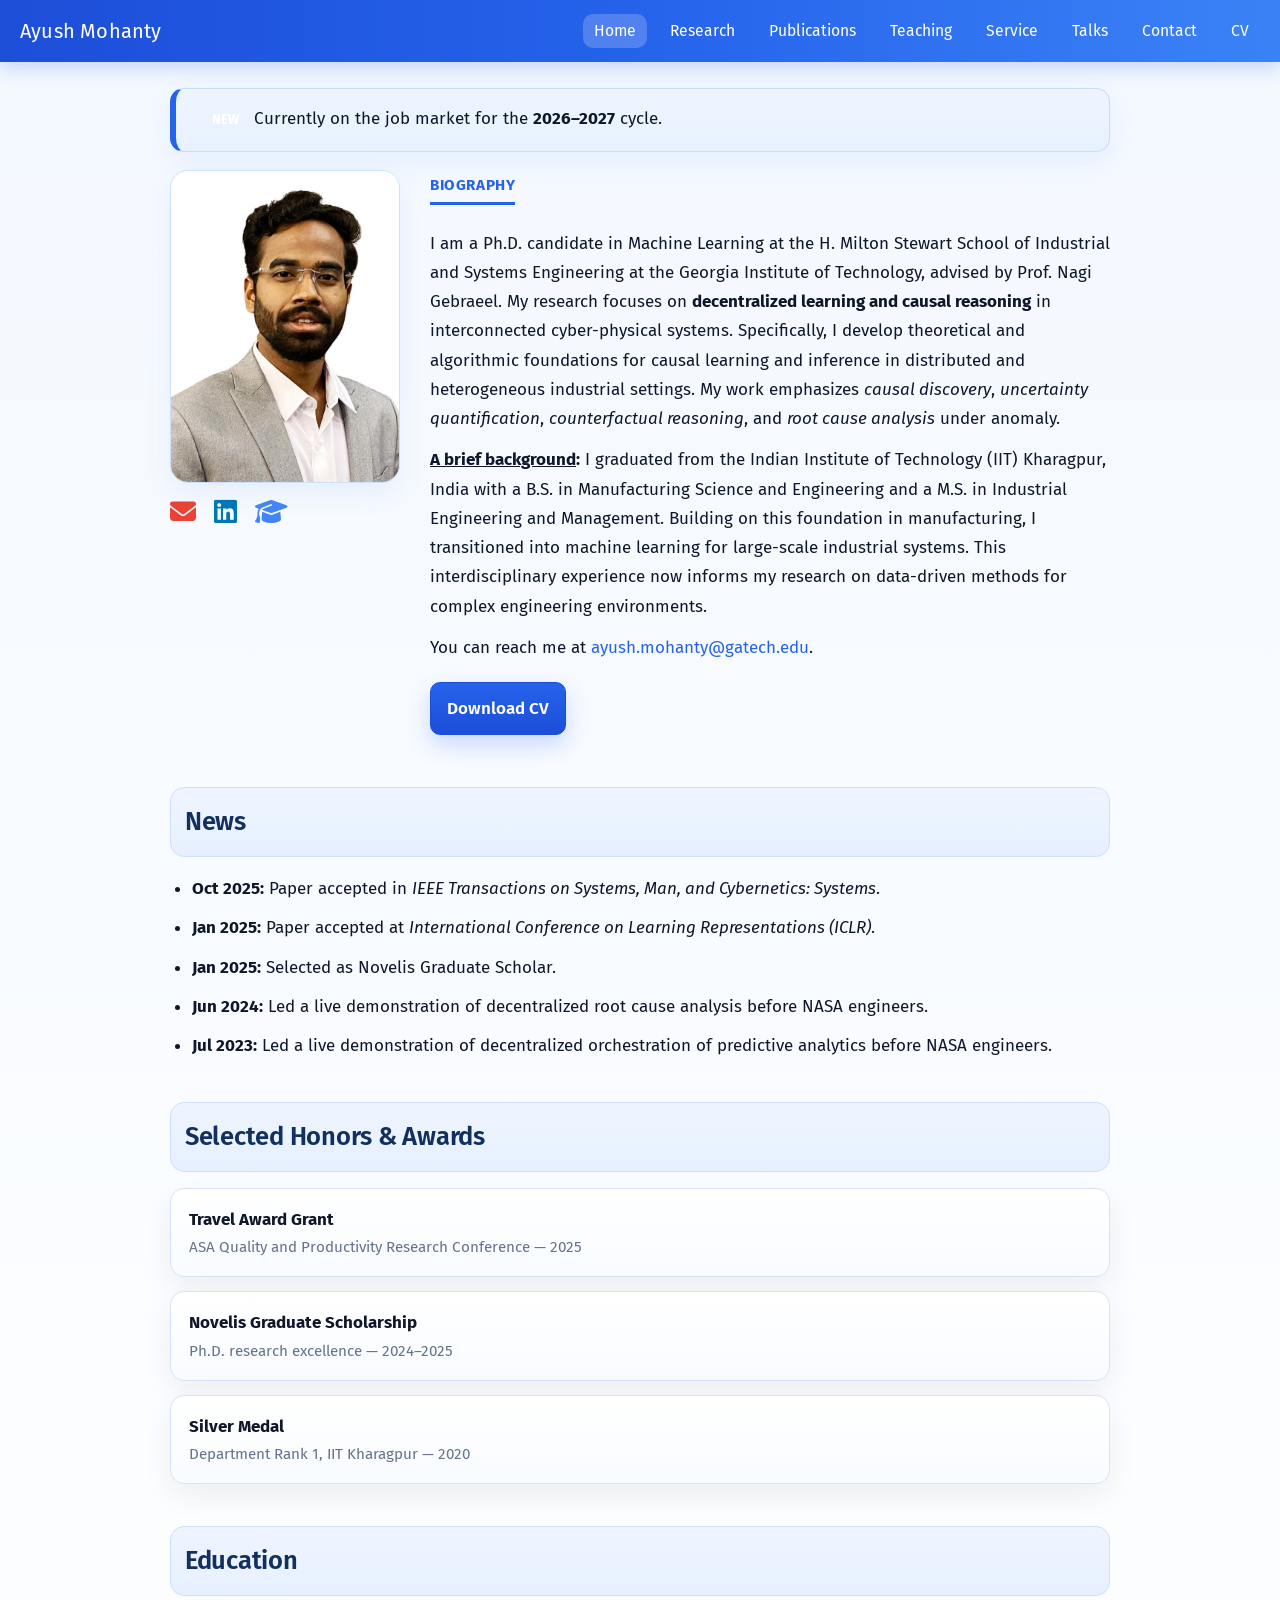
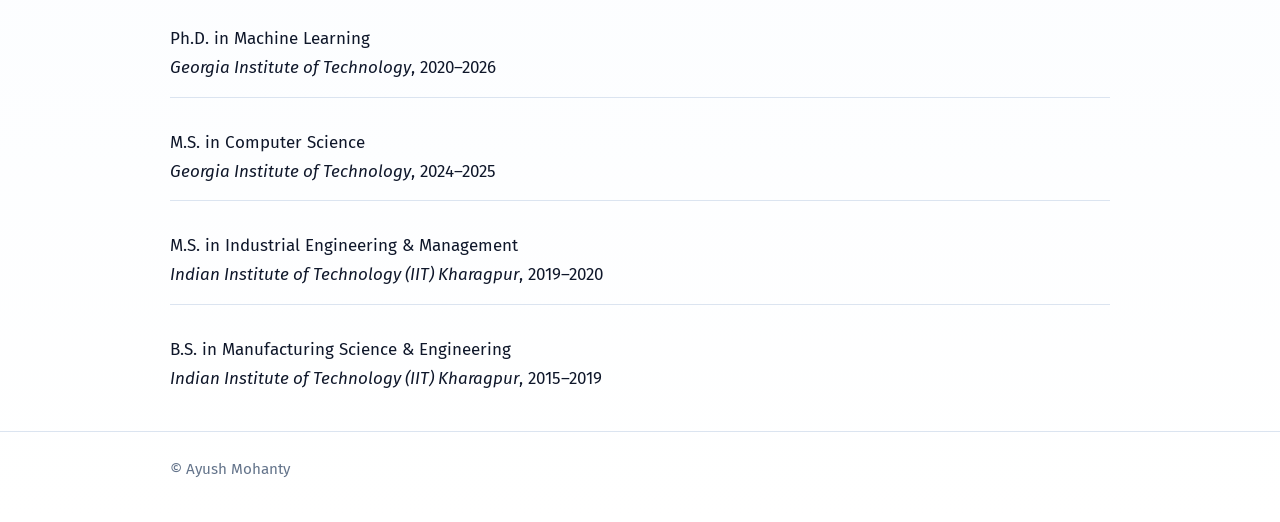
<file: index.html>
<!DOCTYPE html>
<html lang="en">
<head>
  <meta charset="UTF-8" />
  <meta name="viewport" content="width=device-width, initial-scale=1.0" />
  <title>Ayush Mohanty</title>

  <link rel="preconnect" href="https://fonts.googleapis.com">
  <link rel="preconnect" href="https://fonts.gstatic.com" crossorigin>
  <link href="https://fonts.googleapis.com/css2?family=Fira+Sans:wght@300;400;500;600;700&display=swap" rel="stylesheet">

  <link rel="stylesheet" href="https://cdnjs.cloudflare.com/ajax/libs/font-awesome/6.5.0/css/all.min.css" />
  <link rel="stylesheet" href="style.css" />
</head>

<body>
  <div class="top-strip">
    <div class="top-strip-inner">
      <a href="index.html" class="top-strip-name">Ayush Mohanty</a>

      <button class="menu-toggle" id="menuToggle" aria-label="Open menu" aria-expanded="false" aria-controls="siteMenu">
        <span></span>
        <span></span>
        <span></span>
      </button>

      <nav class="site-nav" id="siteMenu">
        <a href="index.html" class="active">Home</a>
        <a href="research.html">Research</a>
        <a href="publications.html">Publications</a>
        <a href="teaching.html">Teaching</a>
        <a href="service.html">Service</a>
        <a href="talks.html">Talks</a>
        <a href="contact.html">Contact</a>
        <a href="CV.pdf" target="_blank" rel="noopener noreferrer">CV</a>
      </nav>
    </div>
  </div>

  <main class="container">
    <section class="hero">
      <p class="note-box">
        <span class="new-badge">NEW</span>
        Currently on the job market for the <strong>2026–2027</strong> cycle.
      </p>

      <div class="hero-grid">
        <div>
          <img src="ayush.jpg" alt="Portrait of Ayush Mohanty" class="profile-photo" />

          <div class="profile-links">
            <a href="mailto:ayush.mohanty@gatech.edu" title="Email" aria-label="Email">
              <i class="fas fa-envelope"></i>
            </a>

            <a href="https://www.linkedin.com/in/ayushmohanty14/" target="_blank" rel="noopener noreferrer" title="LinkedIn" aria-label="LinkedIn">
              <i class="fab fa-linkedin"></i>
            </a>

            <a href="https://scholar.google.co.in/citations?user=hMblhyAAAAAJ&hl=en" target="_blank" rel="noopener noreferrer" title="Google Scholar" aria-label="Google Scholar">
              <i class="fas fa-graduation-cap"></i>
            </a>
          </div>
        </div>

        <div class="hero-text-col">
          <div class="bio-label">Biography</div>

          <p>
            I am a Ph.D. candidate in Machine Learning at the H. Milton Stewart School of Industrial and Systems Engineering
            at the Georgia Institute of Technology, advised by Prof. Nagi Gebraeel.
            My research focuses on <strong>decentralized learning and causal reasoning</strong> in interconnected cyber-physical systems.
            Specifically, I develop theoretical and algorithmic foundations for causal learning and inference in distributed and heterogeneous industrial settings.
            My work emphasizes <em>causal discovery</em>, <em>uncertainty quantification</em>, <em>counterfactual reasoning</em>, and <em>root cause analysis</em> under anomaly.
          </p>

          <p>
            <strong><u>A brief background</u>:</strong> I graduated from the Indian Institute of Technology (IIT) Kharagpur, India with a B.S. in Manufacturing Science and Engineering
            and a M.S. in Industrial Engineering and Management. Building on this foundation in manufacturing, I transitioned into machine learning
            for large-scale industrial systems. This interdisciplinary experience now informs my research on data-driven methods for complex engineering
            environments.
          </p>

          <p>
            You can reach me at
            <a href="mailto:ayush.mohanty@gatech.edu">ayush.mohanty@gatech.edu</a>.
          </p>

          <div class="button-row">
            <a class="button primary" href="CV.pdf" target="_blank" rel="noopener noreferrer">Download CV</a>
          </div>
        </div>
      </div>
    </section>

    <section>
      <h2>News</h2>
      <ul class="clean-list">
        <!-- <li>
          <strong>Feb 2026:</strong> I am on the job market for tenure-track positions (2026–2027 cycle).
          <span class="new-badge inline-badge">NEW</span>
        </li> -->
        <li>
          <strong>Oct 2025:</strong> Paper accepted in <em>IEEE Transactions on Systems, Man, and Cybernetics: Systems</em>.
        </li>
        <li>
          <strong>Jan 2025:</strong> Paper accepted at <em>International Conference on Learning Representations (ICLR)</em>.
        </li>
        <li>
          <strong>Jan 2025:</strong> Selected as Novelis Graduate Scholar.
        </li>
        <li>
          <strong>Jun 2024:</strong> Led a live demonstration of decentralized root cause analysis before NASA engineers.
        </li>
        <li>
          <strong>Jul 2023:</strong> Led a live demonstration of decentralized orchestration of predictive analytics before NASA engineers.
        </li>
      </ul>
    </section>

    <section>
      <h2>Selected Honors &amp; Awards</h2>

      <div class="stack-list">
        <div class="stack-item">
          <div class="item-title">Travel Award Grant</div>
          <div class="meta">ASA Quality and Productivity Research Conference — 2025</div>
        </div>

        <div class="stack-item">
          <div class="item-title">Novelis Graduate Scholarship</div>
          <div class="meta">Ph.D. research excellence — 2024–2025</div>
        </div>

        <div class="stack-item">
          <div class="item-title">Silver Medal</div>
          <div class="meta">Department Rank 1, IIT Kharagpur — 2020</div>
        </div>
      </div>
    </section>

    <section>
      <h2>Education</h2>

      <div class="edu-simple">
        <p>
          Ph.D. in Machine Learning<br>
          <em>Georgia Institute of Technology</em>, 2020–2026
        </p>

        <p>
          M.S. in Computer Science<br>
          <em>Georgia Institute of Technology</em>, 2024–2025
        </p>

        <p>
          M.S. in Industrial Engineering &amp; Management<br>
          <em>Indian Institute of Technology (IIT) Kharagpur</em>, 2019–2020
        </p>

        <p>
          B.S. in Manufacturing Science &amp; Engineering<br>
          <em>Indian Institute of Technology (IIT) Kharagpur</em>, 2015–2019
        </p>
      </div>
    </section>
  </main>

  <footer class="footer">
    <div class="container">
      © Ayush Mohanty
    </div>
  </footer>

  <script>
    const menuToggle = document.getElementById("menuToggle");
    const siteMenu = document.getElementById("siteMenu");

    if (menuToggle && siteMenu) {
      menuToggle.addEventListener("click", () => {
        siteMenu.classList.toggle("open");
        menuToggle.classList.toggle("active");

        const expanded = menuToggle.getAttribute("aria-expanded") === "true";
        menuToggle.setAttribute("aria-expanded", String(!expanded));
      });

      document.addEventListener("click", (event) => {
        const clickedToggle = menuToggle.contains(event.target);
        const clickedMenu = siteMenu.contains(event.target);

        if (!clickedToggle && !clickedMenu) {
          siteMenu.classList.remove("open");
          menuToggle.classList.remove("active");
          menuToggle.setAttribute("aria-expanded", "false");
        }
      });
    }
  </script>
</body>
</html>
</file>
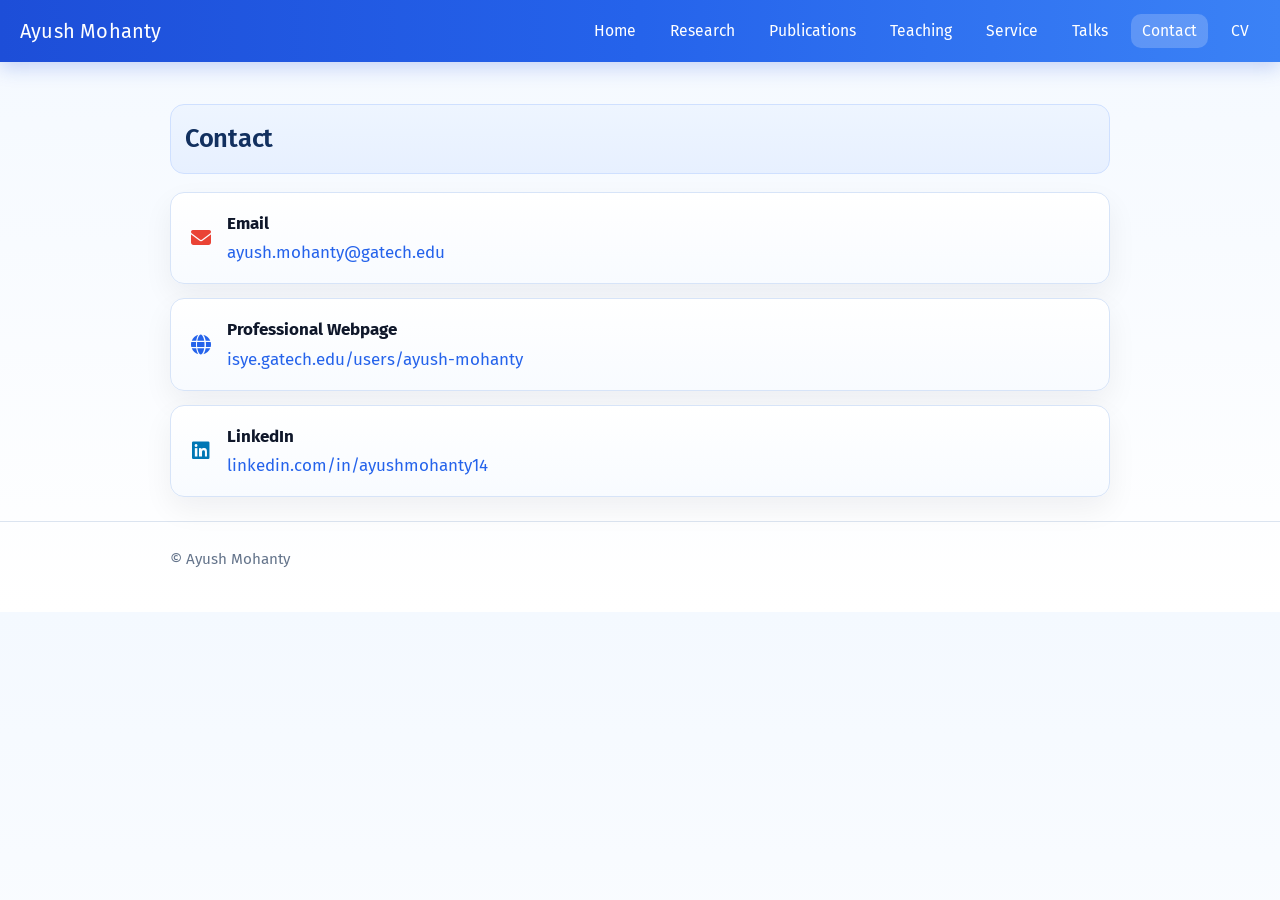
<file: contact.html>
<!DOCTYPE html>
<html lang="en">
<head>
  <meta charset="UTF-8" />
  <meta name="viewport" content="width=device-width, initial-scale=1.0" />
  <title>Contact | Ayush Mohanty</title>

  <!-- Fira Sans -->
  <link rel="preconnect" href="https://fonts.googleapis.com">
  <link rel="preconnect" href="https://fonts.gstatic.com" crossorigin>
  <link href="https://fonts.googleapis.com/css2?family=Fira+Sans:wght@300;400;500;600;700&display=swap" rel="stylesheet">

  <!-- Icons -->
  <link rel="stylesheet" href="https://cdnjs.cloudflare.com/ajax/libs/font-awesome/6.5.0/css/all.min.css" />

  <!-- CSS -->
  <link rel="stylesheet" href="style.css" />
</head>

<body>

  <!-- TOP NAV -->
  <div class="top-strip">
    <div class="top-strip-inner">
      <a href="index.html" class="top-strip-name">Ayush Mohanty</a>
<button class="menu-toggle" id="menuToggle"
  aria-label="Open menu"
  aria-expanded="false"
  aria-controls="siteMenu">
  <span></span>
  <span></span>
  <span></span>
</button>
      <nav class="site-nav" id="siteMenu">
        <a href="index.html">Home</a>
        <a href="research.html">Research</a>
        <a href="publications.html">Publications</a>
        <a href="teaching.html">Teaching</a>
        <a href="service.html">Service</a>
        <a href="talks.html">Talks</a>
        <a href="contact.html" class="active">Contact</a>
        <a href="CV.pdf" target="_blank" rel="noopener noreferrer">CV</a>
      </nav>
    </div>
  </div>

  <!-- MAIN -->
  <main class="container">
    <section>

      <h2>Contact</h2>

      <div class="contact-list">

        <!-- Email -->
        <div class="contact-item">
          <i class="fas fa-envelope"></i>
          <div>
            <strong>Email</strong><br>
            <a href="mailto:ayush.mohanty@gatech.edu">
              ayush.mohanty@gatech.edu
            </a>
          </div>
        </div>

        <!-- Professional Website -->
        <div class="contact-item">
          <i class="fas fa-globe"></i>
          <div>
            <strong>Professional Webpage</strong><br>
            <a href="https://www.isye.gatech.edu/users/ayush-mohanty" target="_blank" rel="noopener noreferrer">
              isye.gatech.edu/users/ayush-mohanty
            </a>
          </div>
        </div>

        <!-- LinkedIn -->
        <div class="contact-item">
          <i class="fab fa-linkedin"></i>
          <div>
            <strong>LinkedIn</strong><br>
            <a href="https://www.linkedin.com/in/ayushmohanty14/" target="_blank" rel="noopener noreferrer">
              linkedin.com/in/ayushmohanty14
            </a>
          </div>
        </div>

      </div>

    </section>
  </main>

  <!-- FOOTER -->
  <footer class="footer">
    <div class="container">
      © Ayush Mohanty
    </div>
  </footer>
  <script>
  const menuToggle = document.getElementById("menuToggle");
  const siteMenu = document.getElementById("siteMenu");

  if (menuToggle && siteMenu) {
    menuToggle.addEventListener("click", () => {
      siteMenu.classList.toggle("open");
      menuToggle.classList.toggle("active");

      const expanded = menuToggle.getAttribute("aria-expanded") === "true";
      menuToggle.setAttribute("aria-expanded", String(!expanded));
    });

    document.addEventListener("click", (event) => {
      const clickedToggle = menuToggle.contains(event.target);
      const clickedMenu = siteMenu.contains(event.target);

      if (!clickedToggle && !clickedMenu) {
        siteMenu.classList.remove("open");
        menuToggle.classList.remove("active");
        menuToggle.setAttribute("aria-expanded", "false");
      }
    });
  }
</script>
</body>
</html>
</file>
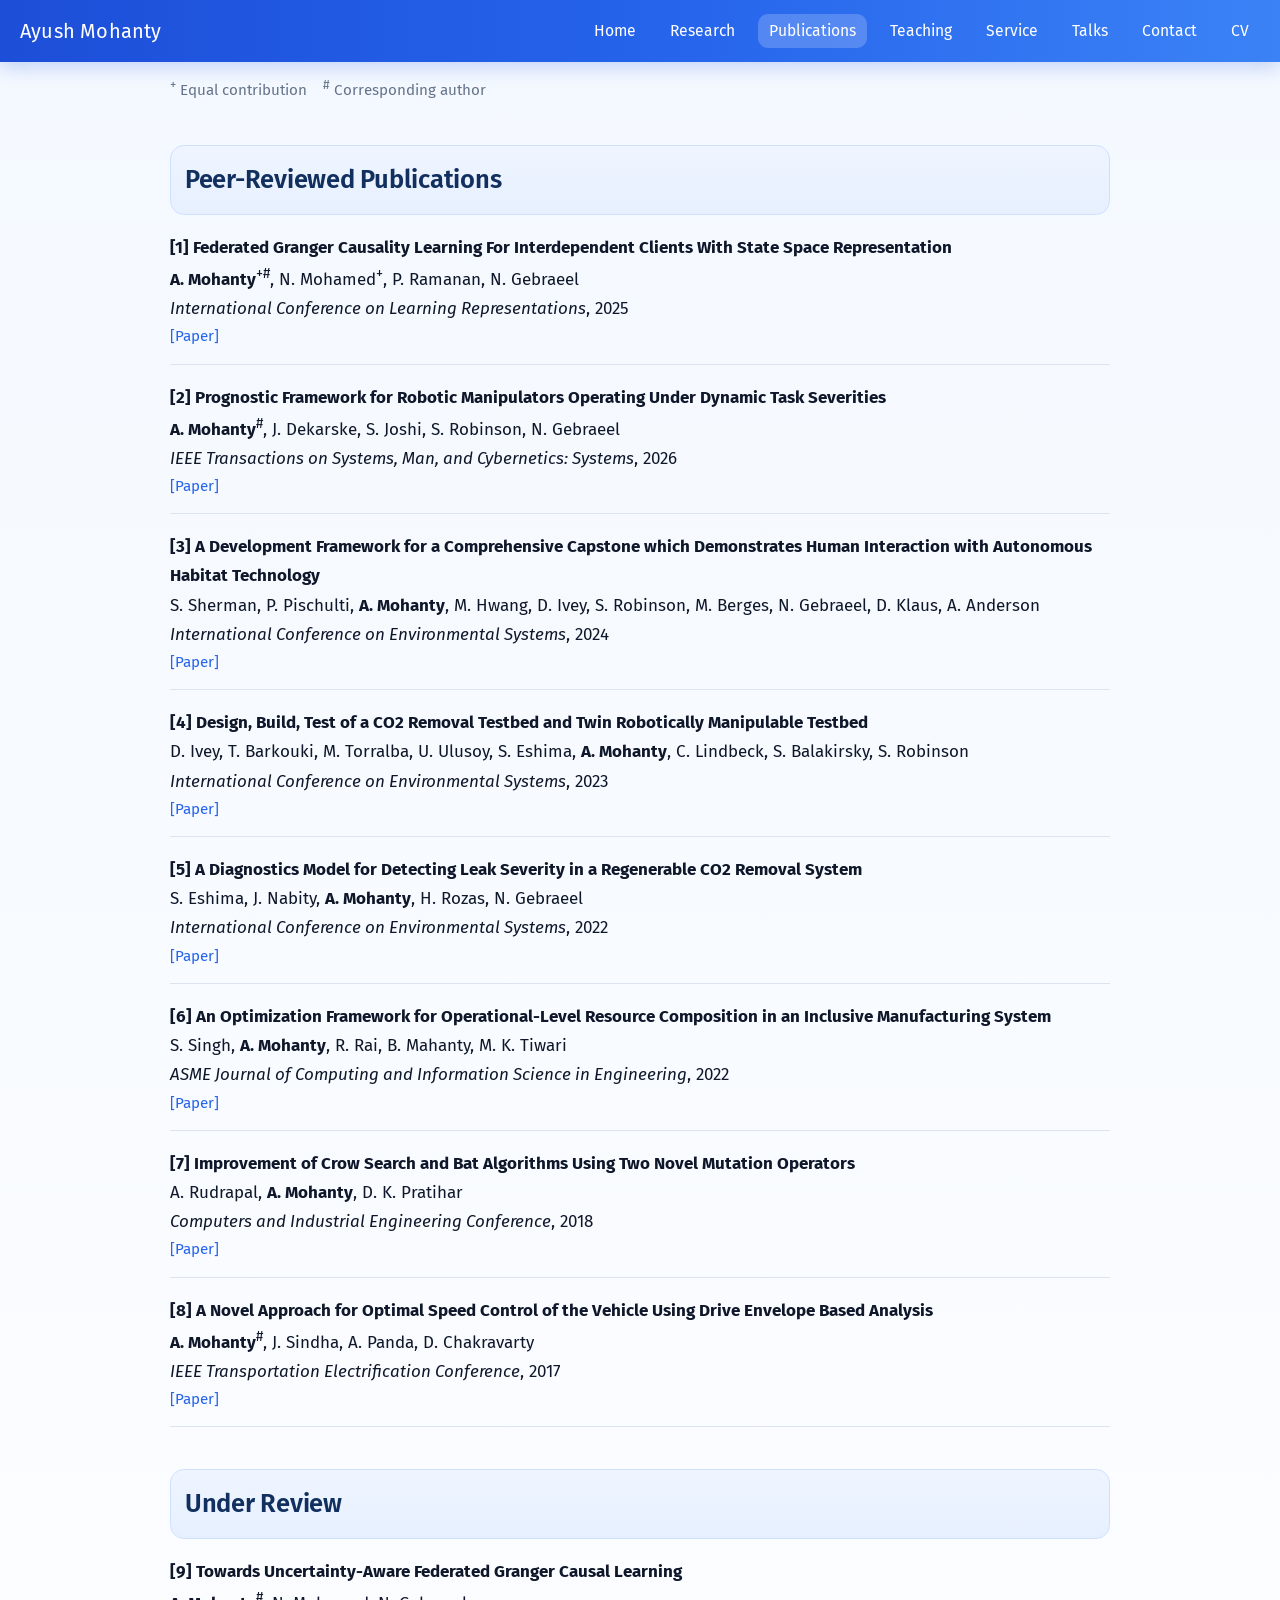
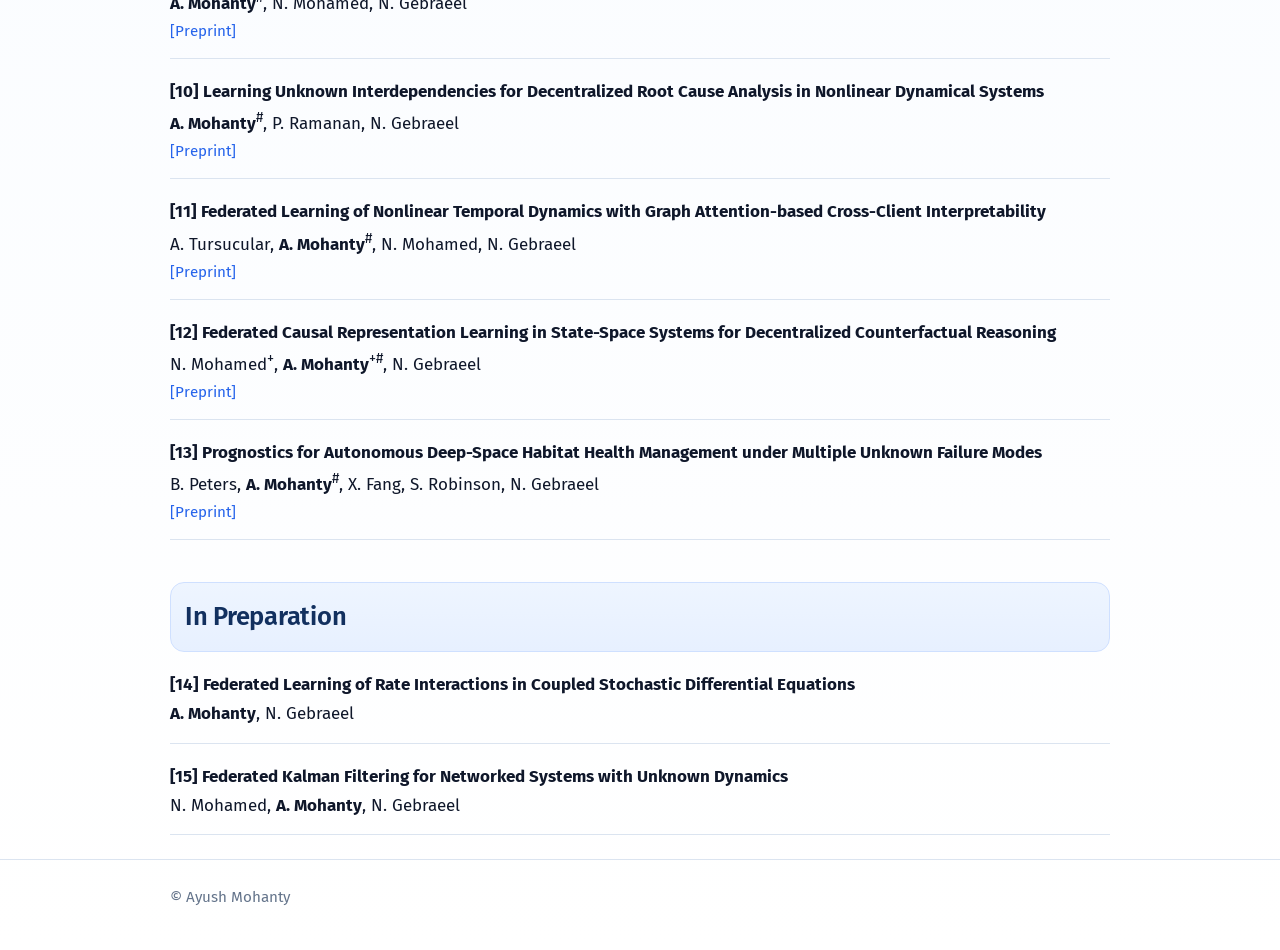
<file: publications.html>
<!DOCTYPE html>
<html lang="en">
<head>
  <meta charset="UTF-8" />
  <meta name="viewport" content="width=device-width, initial-scale=1.0" />
  <title>Ayush Mohanty</title>

  <link rel="preconnect" href="https://fonts.googleapis.com">
  <link rel="preconnect" href="https://fonts.gstatic.com" crossorigin>
  <link href="https://fonts.googleapis.com/css2?family=Fira+Sans:wght@300;400;500;600;700&display=swap" rel="stylesheet">

  <link rel="stylesheet" href="https://cdnjs.cloudflare.com/ajax/libs/font-awesome/6.5.0/css/all.min.css" />
  <link rel="stylesheet" href="style.css" />
</head>

<body>
  <div class="top-strip">
    <div class="top-strip-inner">
      <a href="index.html" class="top-strip-name">Ayush Mohanty</a>
<button class="menu-toggle" id="menuToggle"
  aria-label="Open menu"
  aria-expanded="false"
  aria-controls="siteMenu">
  <span></span>
  <span></span>
  <span></span>
</button>
      <nav class="site-nav" id="siteMenu">
        <a href="index.html">Home</a>
        <a href="research.html">Research</a>
        <a href="publications.html" class="active">Publications</a>
        <a href="teaching.html">Teaching</a>
        <a href="service.html">Service</a>
        <a href="talks.html">Talks</a>
        <a href="contact.html">Contact</a>
        <a href="CV.pdf" target="_blank" rel="noopener noreferrer">CV</a>
      </nav>
    </div>
  </div>

<main class="container">

  <!-- NOTE -->
  <p class="meta">
    <sup>+</sup> Equal contribution &nbsp;&nbsp; <sup>#</sup> Corresponding author
  </p>

  <!-- ========================= -->
  <h2>Peer-Reviewed Publications</h2>

  <div class="list-item">
    <div class="item-title">[1] Federated Granger Causality Learning For Interdependent Clients With State Space Representation</div>
    <div>
      <strong>A. Mohanty</strong><sup>+#</sup>, N. Mohamed<sup>+</sup>, P. Ramanan, N. Gebraeel
    </div>
    <div><em>International Conference on Learning Representations</em>, 2025</div>
    <div class="meta">
    <a href="https://iclr.cc/virtual/2025/poster/30056" target="_blank">[Paper]</a>
  </div>
  </div>

    <div class="list-item">
    <div class="item-title">[2] Prognostic Framework for Robotic Manipulators Operating Under Dynamic Task Severities</div>
    <div>
      <strong>A. Mohanty</strong><sup>#</sup>, J. Dekarske, S. Joshi, S. Robinson, N. Gebraeel
    </div>
    <div><em>IEEE Transactions on Systems, Man, and Cybernetics: Systems</em>, 2026</div>
    <div class="meta">
    <a href="https://ieeexplore.ieee.org/document/11238238" target="_blank">[Paper]</a>
  </div>
  </div>

  <div class="list-item">
    <div class="item-title">[3] A Development Framework for a Comprehensive Capstone which Demonstrates Human Interaction with Autonomous Habitat Technology</div>
    <div>
      S. Sherman, P. Pischulti, <strong>A. Mohanty</strong>, M. Hwang, D. Ivey, S. Robinson, M. Berges, N. Gebraeel, D. Klaus, A. Anderson
    </div>
    <div><em>International Conference on Environmental Systems</em>, 2024</div>
     <div class="meta">
    <a href="hhttps://hdl.handle.net/2346/99037" target="_blank">[Paper]</a>
  </div>
  </div>

  <div class="list-item">
    <div class="item-title">[4] Design, Build, Test of a CO2 Removal Testbed and Twin Robotically Manipulable Testbed</div>
    <div>
      D. Ivey, T. Barkouki, M. Torralba, U. Ulusoy, S. Eshima, <strong>A. Mohanty</strong>, C. Lindbeck, S. Balakirsky, S. Robinson
    </div>
    <div><em>International Conference on Environmental Systems</em>, 2023</div>
   <div class="meta">
    <a href="https://hdl.handle.net/2346/94645" target="_blank">[Paper]</a>
  </div>
  </div>

  <div class="list-item">
    <div class="item-title">[5] A Diagnostics Model for Detecting Leak Severity in a Regenerable CO2 Removal System</div>
    <div>
      S. Eshima, J. Nabity, <strong>A. Mohanty</strong>, H. Rozas, N. Gebraeel
    </div>
    <div><em>International Conference on Environmental Systems</em>, 2022</div>
    <div class="meta">
    <a href="https://ttu-ir.tdl.org/handle/2346/89813" target="_blank">[Paper]</a>
  </div>
  </div>

  <div class="list-item">
    <div class="item-title">[6] An Optimization Framework for Operational-Level Resource Composition in an Inclusive Manufacturing System</div>
    <div>
      S. Singh, <strong>A. Mohanty</strong>, R. Rai, B. Mahanty, M. K. Tiwari
    </div>
    <div><em>ASME Journal of Computing and Information Science in Engineering</em>, 2022</div>
    <div class="meta">
    <a href="https://asmedigitalcollection.asme.org/computingengineering/article-abstract/22/5/051003/1137696/An-Optimization-Framework-for-Operational-Level" target="_blank">[Paper]</a>
  </div>
  </div>

  <div class="list-item">
    <div class="item-title">[7] Improvement of Crow Search and Bat Algorithms Using Two Novel Mutation Operators</div>
    <div>
      A. Rudrapal, <strong>A. Mohanty</strong>, D. K. Pratihar
    </div>
    <div><em>Computers and Industrial Engineering Conference</em>, 2018</div>
  <div class="meta">
    <a href="https://www.researchgate.net/publication/347948728_IMPROVEMENT_OF_CROW_SEARCH_AND_BAT_ALGORITHMS_USING_TWO_NOVEL_MUTATION_OPERATORS" target="_blank">[Paper]</a>
  </div>
  </div>

  <div class="list-item">
    <div class="item-title">[8] A Novel Approach for Optimal Speed Control of the Vehicle Using Drive Envelope Based Analysis</div>
    <div>
      <strong>A. Mohanty</strong><sup>#</sup>, J. Sindha, A. Panda, D. Chakravarty
    </div>
    <div><em>IEEE Transportation Electrification Conference</em>, 2017</div>
  <div class="meta">
    <a href="https://ieeexplore.ieee.org/document/8333890" target="_blank">[Paper]</a>
  </div>
  </div>

  <!-- ========================= -->
  <h2>Under Review</h2>

  <div class="list-item">
    <div class="item-title">[9] Towards Uncertainty-Aware Federated Granger Causal Learning</div>
    <div>
      <strong>A. Mohanty</strong><sup>#</sup>, N. Mohamed, N. Gebraeel
    </div>
    <div class="meta">
    <a href="https://arxiv.org/abs/2602.13004" target="_blank">[Preprint]</a>
  </div>
  </div>

  <div class="list-item">
    <div class="item-title">[10] Learning Unknown Interdependencies for Decentralized Root Cause Analysis in Nonlinear Dynamical Systems</div>
    <div>
      <strong>A. Mohanty</strong><sup>#</sup>, P. Ramanan, N. Gebraeel
    </div>
    <div class="meta">
    <a href="https://arxiv.org/abs/2602.21928" target="_blank">[Preprint]</a>
  </div>
  </div>


  <div class="list-item">
    <div class="item-title">[11] Federated Learning of Nonlinear Temporal Dynamics with Graph Attention-based Cross-Client Interpretability</div>
    <div>
      A. Tursucular, <strong>A. Mohanty</strong><sup>#</sup>, N. Mohamed, N. Gebraeel
    </div>
    <div class="meta">
    <a href="https://arxiv.org/abs/2602.13485" target="_blank">[Preprint]</a>
  </div>
  </div>

    <div class="list-item">
    <div class="item-title">[12] Federated Causal Representation Learning in State-Space Systems for Decentralized Counterfactual Reasoning</div>
    <div>
      N. Mohamed<sup>+</sup>, <strong>A. Mohanty</strong><sup>+#</sup>, N. Gebraeel
    </div>
  <div class="meta">
    <a href="https://arxiv.org/abs/2602.19414" target="_blank">[Preprint]</a>
  </div>
  </div>


  <div class="list-item">
    <div class="item-title">[13] Prognostics for Autonomous Deep-Space Habitat Health Management under Multiple Unknown Failure Modes</div>
    <div>
      B. Peters, <strong>A. Mohanty</strong><sup>#</sup>, X. Fang, S. Robinson, N. Gebraeel
    </div>
   <div class="meta">
    <a href="https://arxiv.org/abs/2411.12159" target="_blank">[Preprint]</a>
  </div>
  </div>

  <!-- ========================= -->
  <h2>In Preparation</h2>

  <div class="list-item">
    <div class="item-title">[14] Federated Learning of Rate Interactions in Coupled Stochastic Differential Equations</div>
    <div>
      <strong>A. Mohanty</strong>, N. Gebraeel
    </div>
  </div>

  <!-- <div class="list-item">
    <div class="item-title">[15] Cyberattack Detection and Localization in Interconnected Power Systems via Federated Granger-Causal Analysis</div>
    <div>
      <strong>A. Mohanty</strong>, N. Mohamed, N. Gebraeel
    </div>
  </div> -->

  <div class="list-item">
    <div class="item-title">[15] Federated Kalman Filtering for Networked Systems with Unknown Dynamics</div>
    <div>
      N. Mohamed, <strong>A. Mohanty</strong>, N. Gebraeel
    </div>
  </div>

</main>

<footer class="footer">
  <div class="container">
    © Ayush Mohanty
  </div>
</footer>
<script>
  const menuToggle = document.getElementById("menuToggle");
  const siteMenu = document.getElementById("siteMenu");

  menuToggle.addEventListener("click", () => {
    siteMenu.classList.toggle("open");
    menuToggle.classList.toggle("active");

    const expanded = menuToggle.getAttribute("aria-expanded") === "true";
    menuToggle.setAttribute("aria-expanded", String(!expanded));
  });

  document.addEventListener("click", (event) => {
    const clickedToggle = menuToggle.contains(event.target);
    const clickedMenu = siteMenu.contains(event.target);

    if (!clickedToggle && !clickedMenu) {
      siteMenu.classList.remove("open");
      menuToggle.classList.remove("active");
      menuToggle.setAttribute("aria-expanded", "false");
    }
  });
</script>
</body>
</html>
</file>
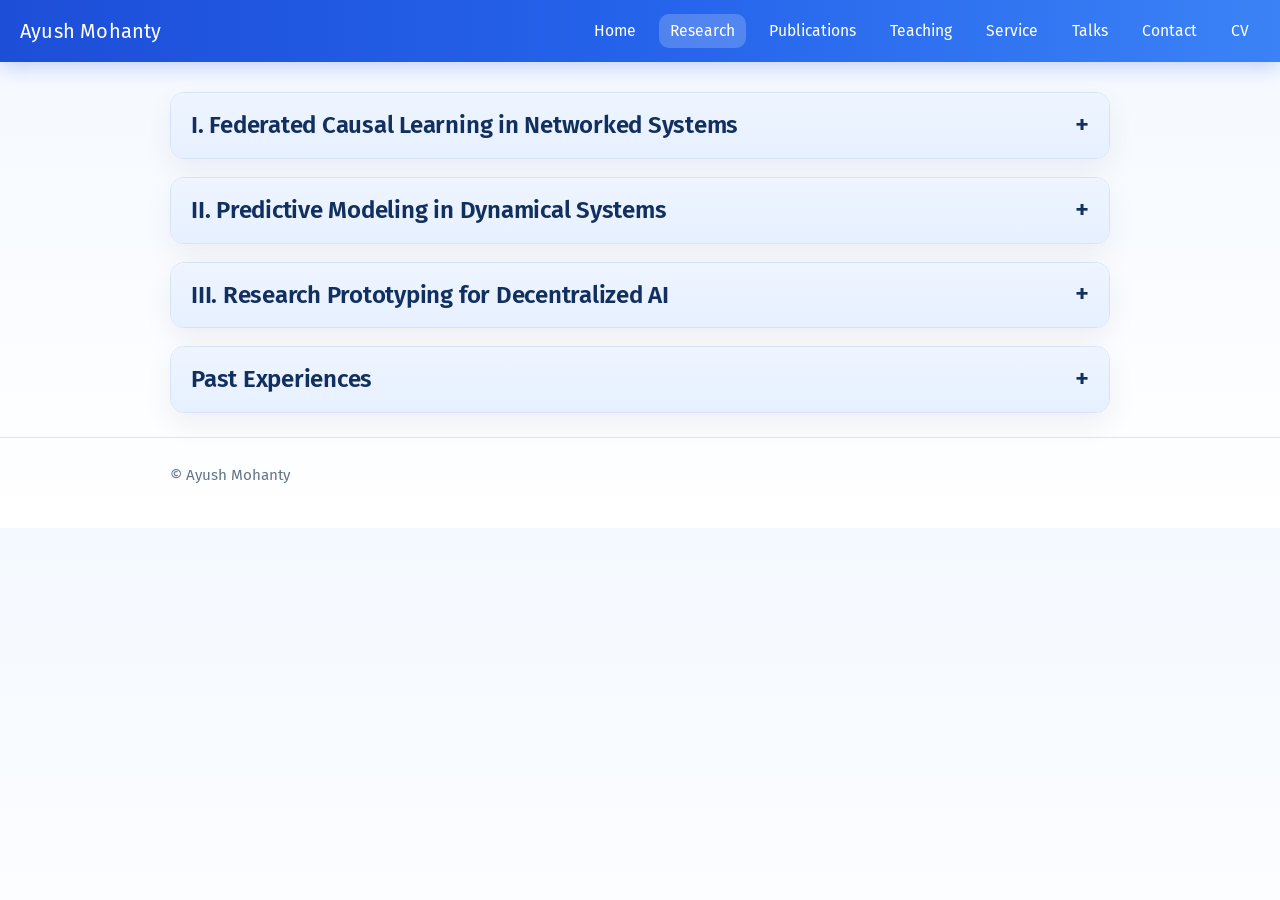
<file: research.html>
<!DOCTYPE html>
<html lang="en">
<head>
  <meta charset="UTF-8" />
  <meta name="viewport" content="width=device-width, initial-scale=1.0" />
  <title>Research | Ayush Mohanty</title>

  <link rel="preconnect" href="https://fonts.googleapis.com">
  <link rel="preconnect" href="https://fonts.gstatic.com" crossorigin>
  <link href="https://fonts.googleapis.com/css2?family=Fira+Sans:wght@300;400;500;600;700&display=swap" rel="stylesheet">

  <link rel="stylesheet" href="https://cdnjs.cloudflare.com/ajax/libs/font-awesome/6.5.0/css/all.min.css" />
  <link rel="stylesheet" href="style.css" />

  <style>
    .research-page {
      padding-top: 22px;
    }

    .research-accordion {
      margin-top: 8px;
    }

    .accordion-item {
      margin-bottom: 18px;
      border: 1px solid #d7e4f8;
      border-radius: 14px;
      background: #ffffff;
      overflow: hidden;
      box-shadow: 0 12px 30px rgba(15, 23, 42, 0.06);
    }

    .accordion-header {
      width: 100%;
      background: linear-gradient(180deg, #eef5ff 0%, #e7f0ff 100%);
      border: none;
      outline: none;
      cursor: pointer;
      display: flex;
      justify-content: space-between;
      align-items: center;
      padding: 18px 20px;
      margin: 0;
      text-align: left;
      font-family: "Fira Sans", sans-serif;
      font-size: 1.5rem;
      font-weight: 600;
      color: #12305f;
      line-height: 1.2;
      -webkit-appearance: none;
      appearance: none;
      box-shadow: none;
    }

    .accordion-header:hover {
      background: linear-gradient(180deg, #e8f1ff 0%, #ddeaff 100%);
    }

    .accordion-title {
      flex: 1;
      padding-right: 16px;
    }

    .accordion-icon {
      font-size: 1.7rem;
      font-weight: 500;
      line-height: 1;
      flex-shrink: 0;
      transition: transform 0.22s ease;
    }

    .accordion-item.active .accordion-icon {
      transform: rotate(45deg);
    }

    .accordion-content {
      max-height: 0;
      overflow: hidden;
      transition: max-height 0.35s ease;
      padding: 0 20px;
    }

    .accordion-item.active .accordion-content {
      padding: 18px 20px 20px;
    }

    .accordion-content p:first-child,
    .accordion-content img:first-child,
    .accordion-content ul:first-child {
      margin-top: 0;
    }

    .accordion-content p:last-child,
    .accordion-content ul:last-child {
      margin-bottom: 0;
    }

    @media (max-width: 760px) {
      .research-page {
        padding-top: 18px;
      }

      .accordion-header {
        font-size: 1.2rem;
        padding: 16px;
      }

      .accordion-content {
        padding: 0 16px;
      }

      .accordion-item.active .accordion-content {
        padding: 16px;
      }

      .accordion-icon {
        font-size: 1.4rem;
      }
    }
  </style>
</head>
<body>
  <div class="top-strip">
    <div class="top-strip-inner">
      <a href="index.html" class="top-strip-name">Ayush Mohanty</a>
<button class="menu-toggle" id="menuToggle"
  aria-label="Open menu"
  aria-expanded="false"
  aria-controls="siteMenu">
  <span></span>
  <span></span>
  <span></span>
</button>
      <nav class="site-nav" id="siteMenu">
        <a href="index.html">Home</a>
        <a href="research.html" class="active">Research</a>
        <a href="publications.html">Publications</a>
        <a href="teaching.html">Teaching</a>
        <a href="service.html">Service</a>
        <a href="talks.html">Talks</a>
        <a href="contact.html">Contact</a>
        <a href="CV.pdf" target="_blank" rel="noopener noreferrer">CV</a>
      </nav>
    </div>
  </div>

  <main class="container research-page">
    <div class="research-accordion">

      <div class="accordion-item">
        <button class="accordion-header" type="button">
          <span class="accordion-title">I. Federated Causal Learning in Networked Systems</span>
          <span class="accordion-icon">+</span>
        </button>

        <div class="accordion-content">
          <img src="thrust1.png" alt="Research figure" class="figure-wide">

          <p>
            <strong>Why? :</strong> Industrial cyber-physical systems are becoming increasingly distributed across plants, subsystems,
            institutions, and sensing environments. In these settings, data cannot always be pooled because of
            privacy constraints, communication costs, ownership restrictions, or operational requirements.
            At the same time, system-level behavior is shaped by <strong>causal interdependencies</strong> across these distributed systems. The presence of causality makes existing decentralized learning frameworks
            insufficient for understanding how faults propagate in the system.
          </p>

          <p>
            <strong>What? :</strong> My work in this area develops federated learning methods that move beyond prediction alone
            toward causal reasoning in interconnected dynamical systems. I study problems such as federated Granger-causal
            structure learning, uncertainty in causal discovery, decentralized counterfactual reasoning, and root cause
            analysis when clients are heterogeneous and interact through latent interdependencies.
          </p>
        </div>
      </div>

      <div class="accordion-item">
        <button class="accordion-header" type="button">
          <span class="accordion-title">II. Predictive Modeling in Dynamical Systems</span>
          <span class="accordion-icon">+</span>
        </button>

        <div class="accordion-content">
          <img src="thrust2.png" alt="Research figure" class="figure-wide">

          <p>
            <strong>Why? :</strong> Many engineered systems evolve over time through degradations that can interact among multiple subsystems.
            These systems rarely fail through a single isolated mechanism. Instead, performance changes emerge gradually,
            often with partial observability, multiple failure modes, and feedback between components. This makes prediction
            fundamentally difficult, especially when the objective is not only to forecast outcomes but also to support
            operational decision-making.
          </p>

          <p>
            <strong>What? :</strong> In this line of work, I build predictive models for dynamical systems with an emphasis on diagnostics,
            prognostics, and health monitoring. My research addresses multi-component degradation, latent failure structure,
            task-dependent wear, and system-level prediction in applications such as robotic manipulators, aerospace systems,
            hydropower components etc., where temporal structure and physical context both matter.
          </p>
        </div>
      </div>

      <div class="accordion-item">
        <button class="accordion-header" type="button">
          <span class="accordion-title">III. Research Prototyping for Decentralized AI</span>
          <span class="accordion-icon">+</span>
        </button>

        <div class="accordion-content">
          <img src="HOME.png" alt="Research figure" class="figure-wide">

          <p>
            My Ph.D. research has been closely associated with NASA’s
            <a href="https://www.nasa.gov/directorates/stmd/space-tech-research-grants/habitats-optimized-for-missions-of-exploration-home/" target="_blank" rel="noopener noreferrer">Habitats Optimized for Missions of Exploration (HOME)</a>
            Space Technology Research Institute (STRI), a multi-university initiative focused on autonomous and resilient
            habitat systems for deep-space missions. Within this collaboration, I have developed decentralized learning
            and inference frameworks for monitoring, diagnostics, and decision-making in interconnected cyber-physical systems.
          </p>

          <p>
            As part of this effort, I led the design and implementation of system-level prototypes that integrate federated
            learning, causal reasoning, and predictive analytics across distributed subsystems. These systems were deployed
            and demonstrated in live experimental testbeds in collaboration with NASA engineers and aerospace industry stakeholders.
          </p>

          <ul>
            <li>
              <strong>Decentralized Root Cause Analysis (2024):</strong>
              Developed and demonstrated a system for identifying failure origins in interconnected subsystems using federated
              causal inference, presented to NASA engineers and aerospace collaborators. Demonstrated on the
              <a href="https://www.colorado.edu/bioastronautics/2022/03/23/habitats-optimized-missions-exploration-home" target="_blank" rel="noopener noreferrer">HOME spacecraft mockup</a>
              and
              <a href="https://www.colorado.edu/bioastronautics/2022/03/16/aethersteve" target="_blank" rel="noopener noreferrer">STEVE testbed</a>,
              showcasing real-time tracing of cascading faults and autonomous root subsystem identification.
            </li>

            <li>
              <strong>Decentralized Orchestration of Predictive Analytics (2023):</strong>
              Designed a distributed framework for coordinating predictive models across multiple subsystems, enabling real-time
              monitoring and decision support in a smart habitat environment. Deployed Docker-based analytics pipelines using
              <a href="https://gustavo.readthedocs.io/en/latest/" target="_blank" rel="noopener noreferrer">Gustavo</a>,
              with edge devices generating subsystem-level insights and communicating with a central vehicle system manager
              for real-time optimization.
            </li>
          </ul>
        </div>
      </div>

      <div class="accordion-item">
        <button class="accordion-header" type="button">
          <span class="accordion-title">Past Experiences</span>
          <span class="accordion-icon">+</span>
        </button>

        <div class="accordion-content">
          <img src="internships.png" alt="Research figure" class="figure-wide2">

          <p>
            Prior to and during my Ph.D., I have worked across academia, national laboratories, and industry on problems
            in machine learning, optimization, and cyber-physical systems.
          </p>

          <p>
            Working as a PhD intern in <em>Argonne National Laboratory</em>, I developed predictive models for degradation and
            remaining useful life estimation in energy systems using real-time data. I also held a visiting research position
            at the <em>Warwick Manufacturing Group</em>, where I worked on data-driven analysis of industrial X-ray CT data, and
            at the <em>University of Alberta</em>, where I designed intelligent, Industry 4.0-aligned system prototypes for automated
            aquaponic industry. During my undergraduate internship at <em>MathWorks</em> India, I developed algorithmic solutions
            for UAV path planning. These experiences collectively shaped my current research focus on data-driven decision-making
            in complex, interconnected engineering systems.
          </p>
        </div>
      </div>

    </div>
  </main>

  <footer class="footer">
    <div class="container">
      © Ayush Mohanty
    </div>
  </footer>

  <script>
    document.querySelectorAll(".accordion-header").forEach(button => {
      button.addEventListener("click", () => {
        const item = button.parentElement;
        const content = item.querySelector(".accordion-content");

        document.querySelectorAll(".accordion-item").forEach(otherItem => {
          if (otherItem !== item) {
            otherItem.classList.remove("active");
            otherItem.querySelector(".accordion-content").style.maxHeight = "0px";
          }
        });

        item.classList.toggle("active");

        if (item.classList.contains("active")) {
          content.style.maxHeight = content.scrollHeight + "px";
        } else {
          content.style.maxHeight = "0px";
        }
      });
    });
  </script>
  <script>
  const menuToggle = document.getElementById("menuToggle");
  const siteMenu = document.getElementById("siteMenu");

  if (menuToggle && siteMenu) {
    menuToggle.addEventListener("click", () => {
      siteMenu.classList.toggle("open");
      menuToggle.classList.toggle("active");

      const expanded = menuToggle.getAttribute("aria-expanded") === "true";
      menuToggle.setAttribute("aria-expanded", String(!expanded));
    });

    document.addEventListener("click", (event) => {
      const clickedToggle = menuToggle.contains(event.target);
      const clickedMenu = siteMenu.contains(event.target);

      if (!clickedToggle && !clickedMenu) {
        siteMenu.classList.remove("open");
        menuToggle.classList.remove("active");
        menuToggle.setAttribute("aria-expanded", "false");
      }
    });
  }
</script>
</body>
</html>
</file>
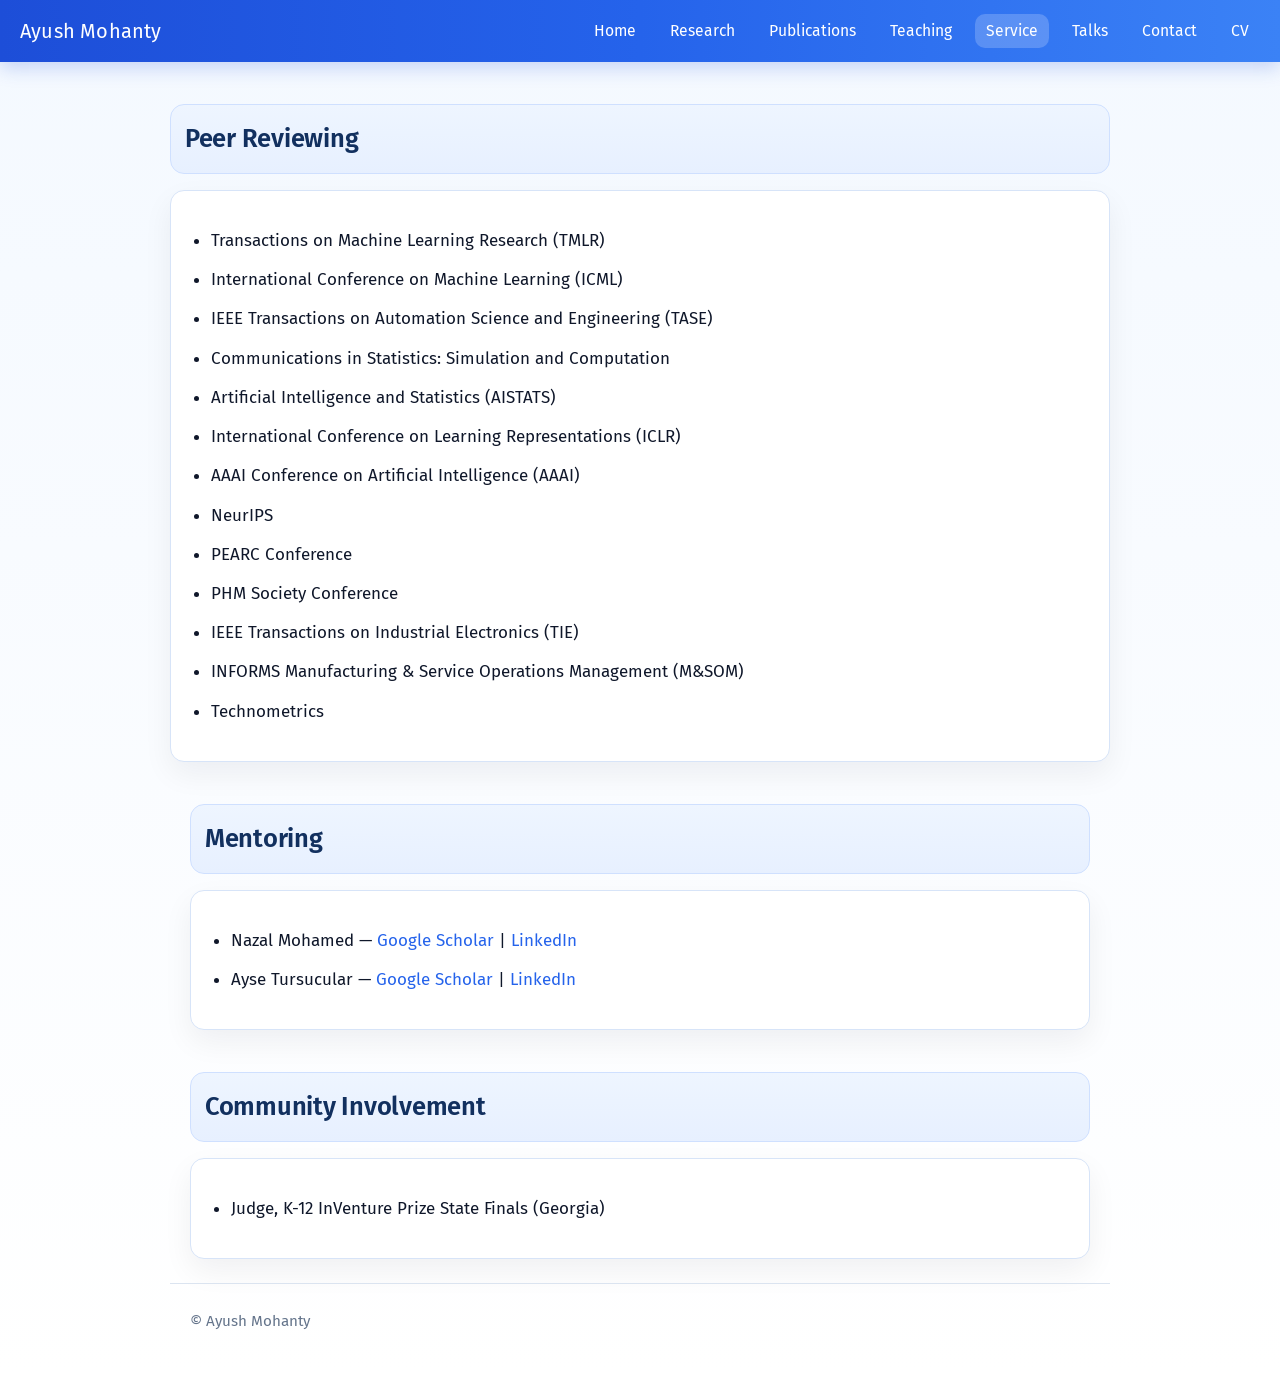
<file: service.html>
<!DOCTYPE html>
<html lang="en">
<head>
  <meta charset="UTF-8" />
  <meta name="viewport" content="width=device-width, initial-scale=1.0" />
  <title>Ayush Mohanty</title>

  <link rel="preconnect" href="https://fonts.googleapis.com">
  <link rel="preconnect" href="https://fonts.gstatic.com" crossorigin>
  <link href="https://fonts.googleapis.com/css2?family=Fira+Sans:wght@300;400;500;600;700&display=swap" rel="stylesheet">

  <link rel="stylesheet" href="https://cdnjs.cloudflare.com/ajax/libs/font-awesome/6.5.0/css/all.min.css" />
  <link rel="stylesheet" href="style.css" />
</head>

<body>
  <div class="top-strip">
    <div class="top-strip-inner">
      <a href="index.html" class="top-strip-name">Ayush Mohanty</a>
<button class="menu-toggle" id="menuToggle"
  aria-label="Open menu"
  aria-expanded="false"
  aria-controls="siteMenu">
  <span></span>
  <span></span>
  <span></span>
</button>
      <nav class="site-nav" id="siteMenu">
        <a href="index.html">Home</a>
        <a href="research.html">Research</a>
        <a href="publications.html">Publications</a>
        <a href="teaching.html">Teaching</a>
        <a href="service.html" class="active">Service</a>
        <a href="talks.html">Talks</a>
        <a href="contact.html">Contact</a>
        <a href="CV.pdf" target="_blank" rel="noopener noreferrer">CV</a>
      </nav>
    </div>
  </div>

  <main class="container">
    <h2>Peer Reviewing</h2>

    <div class="card">
      <ul>
        <li>Transactions on Machine Learning Research (TMLR)</li>
        <li>International Conference on Machine Learning (ICML)</li>
        <li>IEEE Transactions on Automation Science and Engineering (TASE)</li>
        <li>Communications in Statistics: Simulation and Computation</li>
        <li>Artificial Intelligence and Statistics (AISTATS)</li>
        <li>International Conference on Learning Representations (ICLR)</li>
        <li>AAAI Conference on Artificial Intelligence (AAAI)</li>
        <li>NeurIPS</li>
        <li>PEARC Conference</li>
        <li>PHM Society Conference</li>
        <li>IEEE Transactions on Industrial Electronics (TIE)</li>
        <li>INFORMS Manufacturing &amp; Service Operations Management (M&ampSOM)</li>
        <li>Technometrics</li>
      </ul>
    </div>

  <main class="container">
    <h2>Mentoring</h2>

<div class="card">
<ul>
  <li>
    Nazal Mohamed —
    <a href="https://scholar.google.com/citations?user=r_aQl48AAAAJ&hl=en" target="_blank">Google Scholar</a> |
    <a href="https://www.linkedin.com/in/nazal-mohamed-6553a4182/" target="_blank">LinkedIn</a>
  </li>

  <li>
    Ayse Tursucular —
    <a href="https://scholar.google.com/citations?user=7NgElP4AAAAJ&hl=en" target="_blank">Google Scholar</a> |
    <a href="https://www.linkedin.com/in/aysetursucular/" target="_blank">LinkedIn</a>
  </li>
</ul>
</div>

    <h2>Community Involvement</h2>

    <div class="card">
      <ul>
        <li>Judge, K-12 InVenture Prize State Finals (Georgia)</li>
      </ul>
    </div>
  </main>

  <footer class="footer">
    <div class="container">
      © Ayush Mohanty
    </div>
  </footer>
  <script>
  const menuToggle = document.getElementById("menuToggle");
  const siteMenu = document.getElementById("siteMenu");

  menuToggle.addEventListener("click", () => {
    siteMenu.classList.toggle("open");
    menuToggle.classList.toggle("active");

    const expanded = menuToggle.getAttribute("aria-expanded") === "true";
    menuToggle.setAttribute("aria-expanded", String(!expanded));
  });

  document.addEventListener("click", (event) => {
    const clickedToggle = menuToggle.contains(event.target);
    const clickedMenu = siteMenu.contains(event.target);

    if (!clickedToggle && !clickedMenu) {
      siteMenu.classList.remove("open");
      menuToggle.classList.remove("active");
      menuToggle.setAttribute("aria-expanded", "false");
    }
  });
</script>
</body>
</html>
</file>
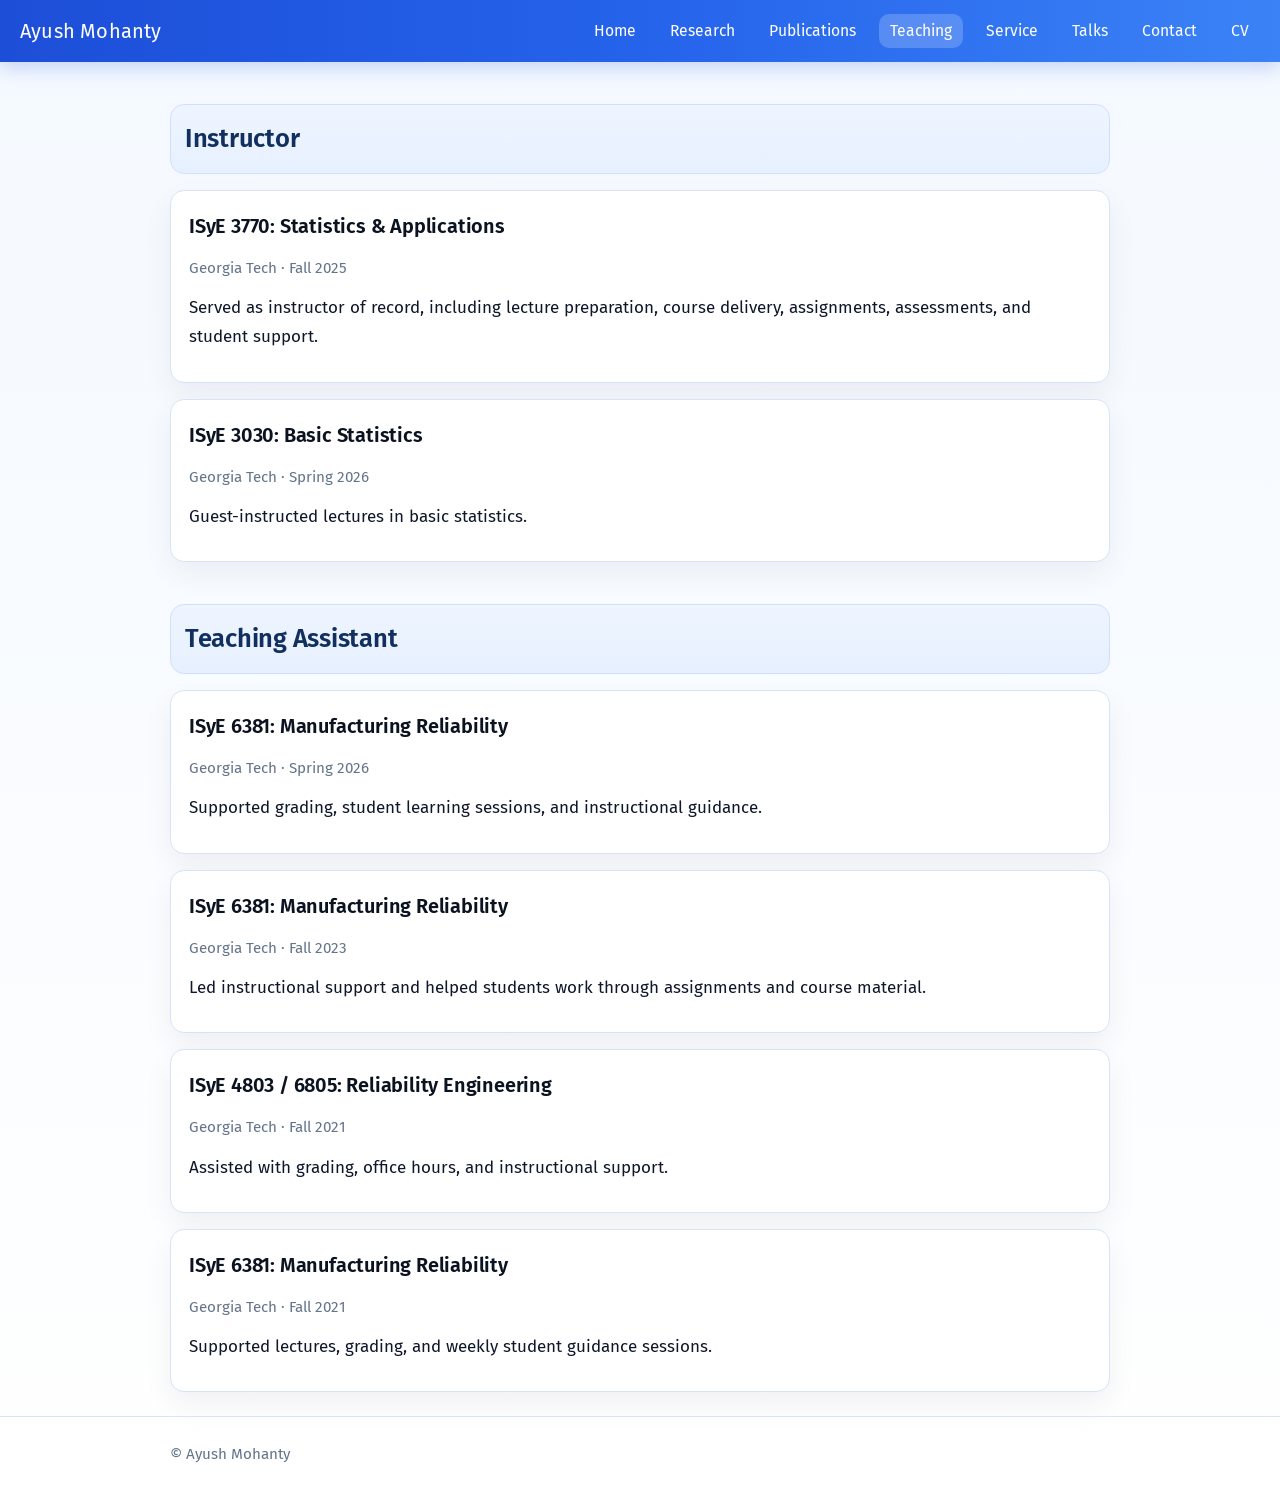
<file: teaching.html>
<!DOCTYPE html>
<html lang="en">
<head>
  <meta charset="UTF-8" />
  <meta name="viewport" content="width=device-width, initial-scale=1.0" />
  <title>Ayush Mohanty</title>

  <link rel="preconnect" href="https://fonts.googleapis.com">
  <link rel="preconnect" href="https://fonts.gstatic.com" crossorigin>
  <link href="https://fonts.googleapis.com/css2?family=Fira+Sans:wght@300;400;500;600;700&display=swap" rel="stylesheet">

  <link rel="stylesheet" href="https://cdnjs.cloudflare.com/ajax/libs/font-awesome/6.5.0/css/all.min.css" />
  <link rel="stylesheet" href="style.css" />
</head>

<body>
  <div class="top-strip">
    <div class="top-strip-inner">
      <a href="index.html" class="top-strip-name">Ayush Mohanty</a>
<button class="menu-toggle" id="menuToggle"
  aria-label="Open menu"
  aria-expanded="false"
  aria-controls="siteMenu">
  <span></span>
  <span></span>
  <span></span>
</button>
      <nav class="site-nav" id="siteMenu">
        <a href="index.html">Home</a>
        <a href="research.html">Research</a>
        <a href="publications.html">Publications</a>
        <a href="teaching.html" class="active">Teaching</a>
        <a href="service.html">Service</a>
        <a href="talks.html">Talks</a>
        <a href="contact.html">Contact</a>
        <a href="CV.pdf" target="_blank" rel="noopener noreferrer">CV</a>
      </nav>
    </div>
  </div>

  <main class="container">
    <h2>Instructor</h2>

    <div class="card">
      <h3>ISyE 3770: Statistics &amp; Applications</h3>
      <p class="meta">Georgia Tech · Fall 2025</p>
      <p>
        Served as instructor of record, including lecture preparation,
        course delivery, assignments, assessments, and student support.
      </p>
    </div>

    <div class="card">
      <h3>ISyE 3030: Basic Statistics</h3>
      <p class="meta">Georgia Tech · Spring 2026</p>
      <p>
        Guest-instructed lectures in basic statistics.
      </p>
    </div>

    <h2>Teaching Assistant</h2>

    <div class="card">
      <h3>ISyE 6381: Manufacturing Reliability</h3>
      <p class="meta">Georgia Tech · Spring 2026</p>
      <p>
        Supported grading, student learning sessions, and instructional guidance.
      </p>
    </div>

    <div class="card">
      <h3>ISyE 6381: Manufacturing Reliability</h3>
      <p class="meta">Georgia Tech · Fall 2023</p>
      <p>
        Led instructional support and helped students work through assignments and course material.
      </p>
    </div>

    <div class="card">
      <h3>ISyE 4803 / 6805: Reliability Engineering</h3>
      <p class="meta">Georgia Tech · Fall 2021</p>
      <p>
        Assisted with grading, office hours, and instructional support.
      </p>
    </div>

    <div class="card">
      <h3>ISyE 6381: Manufacturing Reliability</h3>
      <p class="meta">Georgia Tech · Fall 2021</p>
      <p>
        Supported lectures, grading, and weekly student guidance sessions.
      </p>
    </div>
  </main>

  <footer class="footer">
    <div class="container">
      © Ayush Mohanty
    </div>
  </footer>
  <script>
  const menuToggle = document.getElementById("menuToggle");
  const siteMenu = document.getElementById("siteMenu");

  menuToggle.addEventListener("click", () => {
    siteMenu.classList.toggle("open");
    menuToggle.classList.toggle("active");

    const expanded = menuToggle.getAttribute("aria-expanded") === "true";
    menuToggle.setAttribute("aria-expanded", String(!expanded));
  });

  document.addEventListener("click", (event) => {
    const clickedToggle = menuToggle.contains(event.target);
    const clickedMenu = siteMenu.contains(event.target);

    if (!clickedToggle && !clickedMenu) {
      siteMenu.classList.remove("open");
      menuToggle.classList.remove("active");
      menuToggle.setAttribute("aria-expanded", "false");
    }
  });
</script>
</body>
</html>
</file>
<file: style.css>
:root {
  --text: #0f172a;
  --muted: #64748b;
  --line: #dbe4f0;
  --accent: #2563eb;
  --accent-dark: #1d4ed8;
  --accent-soft: #eaf2ff;
  --accent-soft-2: #dbeafe;
  --nav-blue-1: #1d4ed8;
  --nav-blue-2: #2563eb;
  --nav-blue-3: #3b82f6;
  --bg: #f8fbff;
  --bg-white: #ffffff;
  --maxw: 980px;
  --flash1: #f59e0b;
  --flash2: #ef4444;
  --radius-sm: 10px;
  --radius-md: 14px;
  --radius-lg: 18px;
  --shadow-soft: 0 10px 28px rgba(37, 99, 235, 0.08);
  --shadow-card: 0 12px 30px rgba(15, 23, 42, 0.06);
}

* {
  box-sizing: border-box;
}

html {
  scroll-behavior: smooth;
}

body {
  margin: 0;
  font-family: "Fira Sans", "Segoe UI", Roboto, Helvetica, Arial, sans-serif;
  color: var(--text);
  background: linear-gradient(180deg, #f4f9ff 0%, #f8fbff 40%, #ffffff 100%);
  line-height: 1.72;
  font-size: 17px;
}

.container {
  max-width: var(--maxw);
  margin: 0 auto;
  padding: 0 20px;
}

/* =========================
   TOP NAV STRIP
   ========================= */

.top-strip {
  width: 100%;
  background: linear-gradient(90deg, var(--nav-blue-1), var(--nav-blue-2), var(--nav-blue-3));
  color: white;
  box-shadow: 0 6px 18px rgba(29, 78, 216, 0.22);
}

.top-strip-inner {
  width: 100%;
  margin: 0;
  padding: 0 20px;
  min-height: 62px;
  display: flex;
  align-items: center;
  justify-content: space-between;
  gap: 24px;
  position: relative;
}

.top-strip-name {
  color: white;
  font-weight: 400;
  font-size: 1.25rem;
  letter-spacing: 0.01em;
  text-decoration: none;
  white-space: nowrap;
}

.top-strip-name:hover {
  text-decoration: none;
  opacity: 0.96;
}

.site-nav {
  display: flex;
  flex-wrap: wrap;
  gap: 12px;
  align-items: center;
  justify-content: flex-end;
  margin: 0;
}

.site-nav a {
  color: white;
  text-decoration: none;
  font-weight: 400;
  font-size: 0.98rem;
  line-height: 1;
  padding: 9px 11px;
  border-radius: var(--radius-sm);
  transition: background 0.18s ease, transform 0.18s ease;
}

.site-nav a:hover {
  background: rgba(255, 255, 255, 0.16);
  text-decoration: none;
  transform: translateY(-1px);
}

.site-nav a.active {
  background: rgba(255, 255, 255, 0.2);
}

/* =========================
   MOBILE HAMBURGER
   ========================= */

.menu-toggle {
  display: none;
  width: 44px;
  height: 40px;
  border: 1px solid rgba(255, 255, 255, 0.28);
  background: rgba(255, 255, 255, 0.08);
  border-radius: 10px;
  cursor: pointer;
  padding: 8px 9px;
  flex-direction: column;
  justify-content: center;
  gap: 5px;
}

.menu-toggle span {
  display: block;
  width: 100%;
  height: 2px;
  background: white;
  border-radius: 999px;
  transition: transform 0.2s ease, opacity 0.2s ease;
}

.menu-toggle.active span:nth-child(1) {
  transform: translateY(7px) rotate(45deg);
}

.menu-toggle.active span:nth-child(2) {
  opacity: 0;
}

.menu-toggle.active span:nth-child(3) {
  transform: translateY(-7px) rotate(-45deg);
}

/* =========================
   HEADER BELOW NAV
   ========================= */

.site-header {
  display: none;
}

/* =========================
   LINKS / TEXT
   ========================= */

a {
  color: var(--accent);
  text-decoration: none;
}

a:hover {
  text-decoration: underline;
  text-underline-offset: 3px;
}

main {
  padding-top: 34px;
  padding-bottom: 70px;
}

h1,
h2,
h3 {
  color: #0b1220;
  font-weight: 600;
  letter-spacing: -0.01em;
}

h2 {
  margin-top: 42px;
  margin-bottom: 16px;
  padding: 12px 14px;
  border: 1px solid #cfe0ff;
  border-radius: var(--radius-md);
  background: linear-gradient(180deg, #eef5ff 0%, #e7f0ff 100%);
  color: #12305f;
}

h3 {
  margin-top: 0;
  margin-bottom: 8px;
}

p {
  margin: 12px 0;
  font-weight: 400;
}

ul {
  padding-left: 22px;
}

li {
  margin: 10px 0;
}

/* =========================
   HERO
   ========================= */

.hero {
  padding: 8px 0 10px;
}

.hero-grid {
  display: grid;
  grid-template-columns: 230px 1fr;
  gap: 30px;
  align-items: start;
}

.profile-photo {
  width: 100%;
  max-width: 230px;
  border-radius: var(--radius-lg);
  border: 1px solid #cfe0ff;
  display: block;
  background: var(--bg-white);
  box-shadow: var(--shadow-soft);
}

.profile-links {
  margin-top: 16px;
  display: flex;
  justify-content: flex-start;
  gap: 18px;
  flex-wrap: wrap;
}

.profile-links a {
  text-decoration: none;
  background: none;
  border: none;
  width: auto;
  height: auto;
  padding: 0;
}

.profile-links a i {
  font-size: 26px;
}

.profile-links a[href*="mailto"] i {
  color: #ea4335;
}

.profile-links a[href*="linkedin"] i {
  color: #0077b5;
}

.profile-links a[href*="scholar"] i {
  color: #4285f4;
}

.profile-links a:hover i {
  transform: none;
  opacity: 1;
}

.hero-text-col {
  min-width: 0;
}

/* =========================
   BUTTONS
   ========================= */

.button-row {
  display: flex;
  flex-wrap: wrap;
  gap: 12px;
  margin-top: 20px;
}

.button {
  display: inline-block;
  border: 1px solid var(--accent);
  color: var(--accent);
  padding: 11px 16px;
  border-radius: var(--radius-sm);
  font-weight: 600;
  background: white;
}

.button:hover {
  background: var(--accent-soft);
  text-decoration: none;
}

.button.primary {
  background: linear-gradient(180deg, var(--accent) 0%, var(--accent-dark) 100%);
  color: white;
  border-color: var(--accent-dark);
  box-shadow: 0 10px 22px rgba(37, 99, 235, 0.22);
}

.button.primary:hover {
  background: linear-gradient(180deg, #1f5ae0 0%, #1944c6 100%);
}

/* =========================
   CARDS / BLOCKS
   ========================= */

.card {
  border: 1px solid #d7e4f8;
  border-radius: var(--radius-md);
  padding: 18px;
  margin: 16px 0;
  background: var(--bg-white);
  box-shadow: var(--shadow-card);
}

.meta {
  color: var(--muted);
  font-size: 0.95rem;
}

.two-col {
  display: grid;
  grid-template-columns: 2fr 1fr;
  gap: 28px;
}

.list-item {
  margin: 18px 0;
  padding: 0 0 14px 0;
  border-bottom: 1px solid var(--line);
}

.item-title {
  font-weight: 700;
}

/* =========================
   BLUE CALLOUTS / BOXES
   ========================= */

.note-box {
  border: 1px solid #c7dcff;
  border-left: 6px solid var(--accent);
  background: linear-gradient(180deg, #eef5ff 0%, #e8f1ff 100%);
  padding: 15px 16px;
  margin: 18px 0;
  border-radius: var(--radius-md);
  box-shadow: var(--shadow-soft);
}

.bio-label {
  display: inline-block;
  margin-bottom: 12px;
  padding-bottom: 4px;
  border-bottom: 3px solid var(--accent);
  color: var(--accent);
  font-size: 0.95rem;
  font-weight: 700;
  letter-spacing: 0.04em;
  text-transform: uppercase;
  background: none;
}

/* =========================
   BADGES
   ========================= */

.new-badge {
  display: inline-block;
  margin-left: 10px;
  padding: 4px 10px;
  border-radius: 999px;
  font-size: 0.82rem;
  font-weight: 700;
  color: white;
  animation: flash 1s infinite;
}

.inline-badge {
  margin-left: 8px;
}

@keyframes flash {
  0% {
    background: var(--flash1);
    opacity: 1;
  }
  50% {
    background: var(--flash2);
    opacity: 0.5;
  }
  100% {
    background: var(--flash1);
    opacity: 1;
  }
}

/* =========================
   EXTRA SECTIONS
   ========================= */

.stack-list {
  display: grid;
  gap: 14px;
}

.stack-item {
  border: 1px solid #d7e4f8;
  border-radius: var(--radius-md);
  padding: 16px 18px;
  background: linear-gradient(180deg, #ffffff 0%, #f8fbff 100%);
  box-shadow: var(--shadow-card);
}

.clean-list {
  padding-left: 22px;
}

.edu-simple p {
  margin: 12px 0 18px;
  padding: 12px 0 14px;
  border-bottom: 1px solid var(--line);
}

.edu-simple p:last-child {
  border-bottom: none;
}

.thrust {
  display: grid;
  grid-template-columns: 270px 1fr;
  gap: 24px;
  align-items: start;
  margin: 24px 0 30px;
}

.figure-placeholder {
  width: 100%;
  min-height: 190px;
  border: 2px dashed #bcd2f7;
  border-radius: var(--radius-md);
  background: linear-gradient(180deg, #f5f9ff 0%, #edf4ff 100%);
  display: flex;
  align-items: center;
  justify-content: center;
  color: var(--muted);
  text-align: center;
  padding: 16px;
}

.figure-wide {
  width: 100%;
  max-width: 900px;
  height: auto;
  display: block;
  margin: 0;
  border-radius: 6px;
}

.figure-wide2 {
  width: 75%;
  max-width: 900px;
  height: auto;
  display: block;
  margin: 0;
  border-radius: 6px;
}

/* =========================
   CONTACT PAGE
   ========================= */

.contact-list {
  display: grid;
  gap: 14px;
  margin-top: 18px;
}

.contact-item {
  display: flex;
  align-items: center;
  gap: 14px;
  padding: 16px 18px;
  border: 1px solid #d7e4f8;
  border-radius: var(--radius-md);
  background: linear-gradient(180deg, #ffffff 0%, #f8fbff 100%);
  box-shadow: var(--shadow-card);
}

.contact-item i {
  width: 24px;
  text-align: center;
  font-size: 20px;
}

.contact-item .fa-envelope {
  color: #ea4335;
}

.contact-item .fa-globe {
  color: var(--accent);
}

.contact-item .fa-linkedin {
  color: #0077b5;
}

/* =========================
   RESEARCH ACCORDION
   ========================= */

.research-page {
  padding-top: 22px;
}

.research-accordion {
  margin-top: 8px;
}

.accordion-item {
  margin-bottom: 18px;
  border: 1px solid #d7e4f8;
  border-radius: var(--radius-md);
  background: #ffffff;
  overflow: hidden;
  box-shadow: var(--shadow-card);
}

.accordion-header {
  -webkit-appearance: none;
  appearance: none;
  display: flex;
  width: 100%;
  align-items: center;
  justify-content: space-between;
  padding: 18px 20px;
  margin: 0;
  border: none;
  outline: none;
  background: linear-gradient(180deg, #eef5ff 0%, #e7f0ff 100%);
  color: #12305f;
  cursor: pointer;
  font-family: "Fira Sans", "Segoe UI", Roboto, Helvetica, Arial, sans-serif;
  font-size: 1.5rem;
  font-weight: 600;
  letter-spacing: -0.01em;
  line-height: 1.2;
  text-align: left;
  box-shadow: none;
}

.accordion-header:hover {
  background: linear-gradient(180deg, #e8f1ff 0%, #ddeaff 100%);
}

.accordion-title {
  display: block;
  flex: 1;
  padding-right: 16px;
}

.accordion-icon {
  flex-shrink: 0;
  font-size: 1.7rem;
  font-weight: 500;
  line-height: 1;
  color: #12305f;
  transition: transform 0.22s ease;
}

.accordion-item.active .accordion-icon {
  transform: rotate(45deg);
}

.accordion-content {
  max-height: 0;
  overflow: hidden;
  transition: max-height 0.35s ease;
  padding: 0 20px;
}

.accordion-item.active .accordion-content {
  padding: 18px 20px 20px;
}

.accordion-content p:first-child,
.accordion-content img:first-child,
.accordion-content ul:first-child {
  margin-top: 0;
}

.accordion-content p:last-child,
.accordion-content ul:last-child {
  margin-bottom: 0;
}

/* =========================
   FOOTER
   ========================= */

.footer {
  border-top: 1px solid var(--line);
  padding: 24px 0 40px;
  color: var(--muted);
  font-size: 0.95rem;
  margin-top: 24px;
}

/* =========================
   RESPONSIVE
   ========================= */

@media (max-width: 760px) {
  body {
    font-size: 16px;
  }

  .top-strip-inner {
    min-height: 62px;
    padding-top: 10px;
    padding-bottom: 10px;
    align-items: center;
  }

  .top-strip-name {
    font-size: 1rem;
  }

  .menu-toggle {
    display: inline-flex;
    margin-left: auto;
  }

  .site-nav {
    position: absolute;
    top: calc(100% + 8px);
    right: 20px;
    left: auto;
    min-width: 220px;
    display: none;
    flex-direction: column;
    align-items: stretch;
    gap: 4px;
    padding: 10px;
    background: white;
    border: 1px solid #d7e4f8;
    border-radius: 12px;
    box-shadow: 0 14px 30px rgba(15, 23, 42, 0.12);
    z-index: 1000;
  }

  .site-nav.open {
    display: flex;
  }

  .site-nav a {
    color: #12305f;
    font-size: 0.98rem;
    font-weight: 400;
    padding: 8px 10px;
    border-radius: 8px;
    background: none;
  }

  .site-nav a:hover {
    background: #eef5ff;
    text-decoration: none;
    transform: none;
  }

  .site-nav a.active {
    background: #e7f0ff;
  }

  .hero-grid,
  .two-col,
  .thrust {
    grid-template-columns: 1fr;
  }

  .profile-photo {
    max-width: 220px;
  }

  .profile-links {
    justify-content: flex-start;
  }

  .figure-wide2 {
    width: 100%;
  }

  .research-page {
    padding-top: 18px;
  }

  .accordion-header {
    font-size: 1.2rem;
    padding: 16px;
  }

  .accordion-content {
    padding: 0 16px;
  }

  .accordion-item.active .accordion-content {
    padding: 16px;
  }

  .accordion-icon {
    font-size: 1.4rem;
  }
}
</file>
